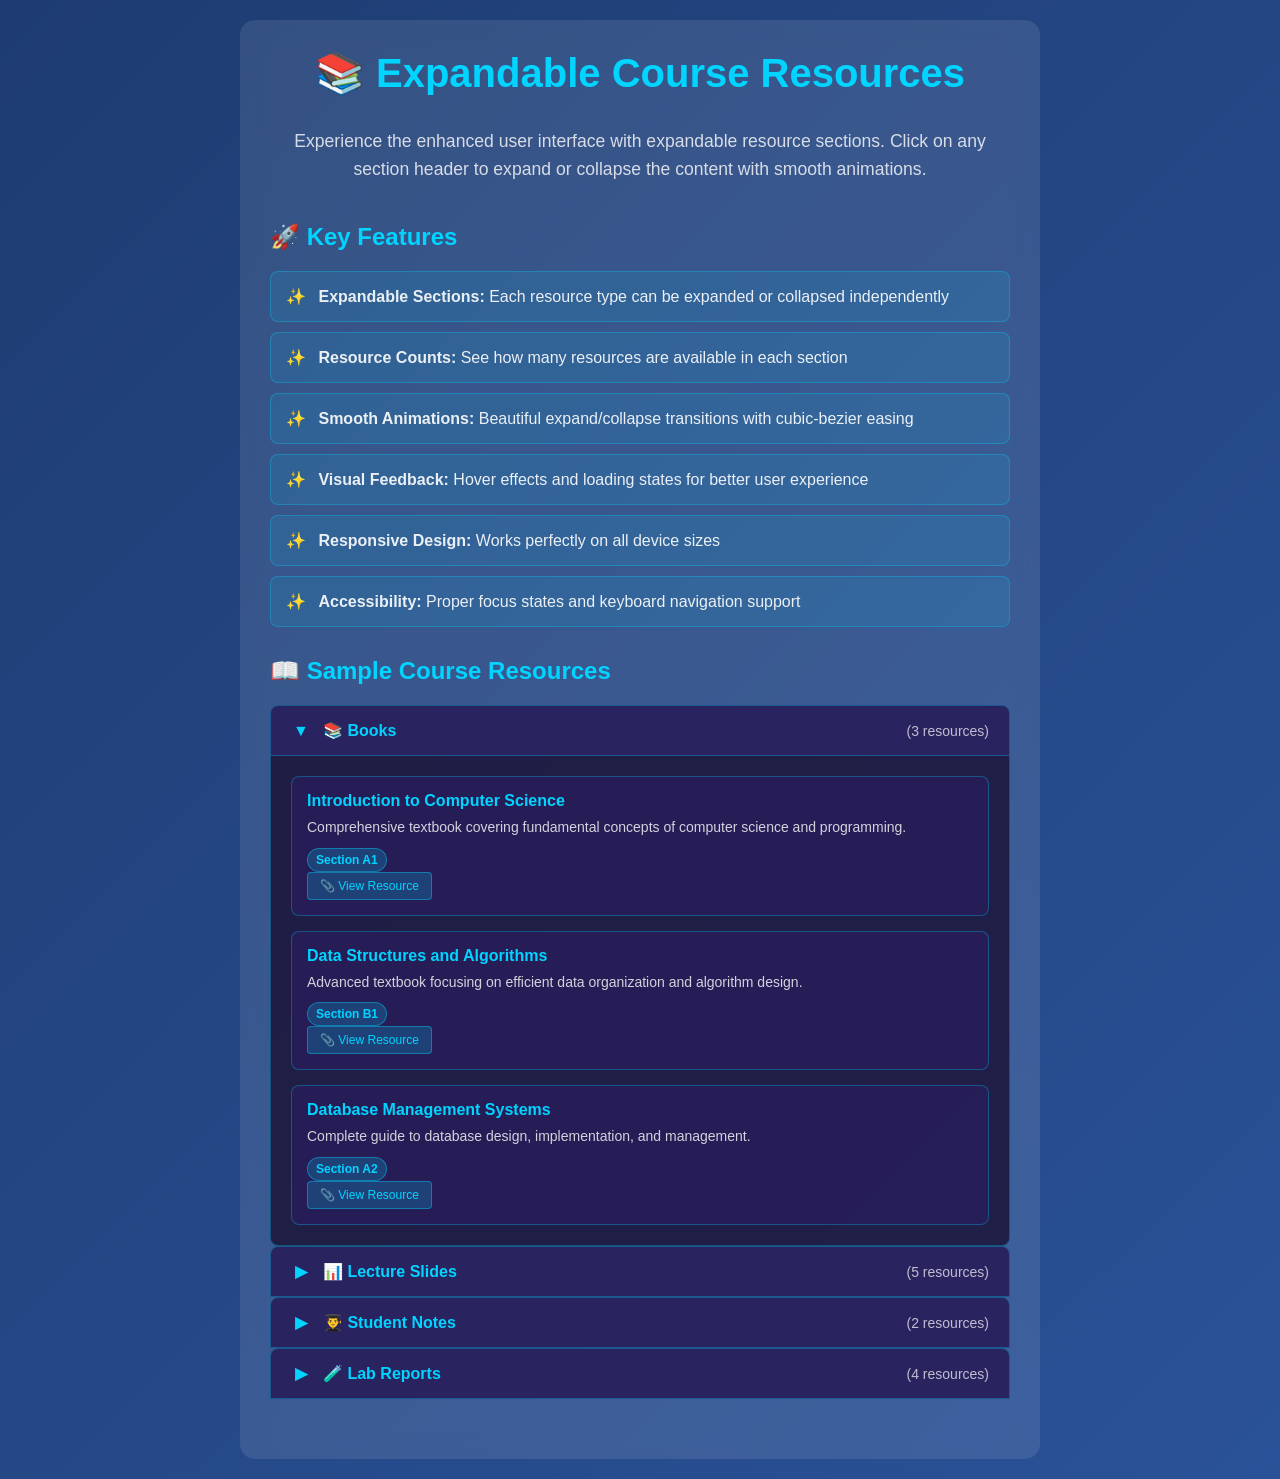
<file: demo-expandable.html>
<!DOCTYPE html>
<html lang="en">
<head>
    <meta charset="UTF-8">
    <meta name="viewport" content="width=device-width, initial-scale=1.0">
    <title>Expandable Course Resources Demo</title>
    <style>
        * {
            margin: 0;
            padding: 0;
            box-sizing: border-box;
        }

        body {
            font-family: 'Arial', sans-serif;
            background: linear-gradient(135deg, #1e3c72 0%, #2a5298 100%);
            color: #fff;
            min-height: 100vh;
            padding: 20px;
        }

        .demo-container {
            max-width: 800px;
            margin: 0 auto;
            background: rgba(255, 255, 255, 0.1);
            border-radius: 15px;
            padding: 30px;
            backdrop-filter: blur(10px);
        }

        h1 {
            text-align: center;
            margin-bottom: 30px;
            color: #00d4ff;
            font-size: 2.5em;
        }

        .demo-description {
            text-align: center;
            margin-bottom: 40px;
            color: rgba(255, 255, 255, 0.8);
            font-size: 1.1em;
            line-height: 1.6;
        }

        /* Expandable Resource Section Styles */
        .resource-section-header {
            background: rgba(40, 30, 90, 0.9);
            border: 1px solid rgba(0, 212, 255, 0.3);
            border-radius: 8px 8px 0 0;
            padding: 15px 20px;
            cursor: pointer;
            transition: all 0.3s ease;
            margin-bottom: 0;
            position: relative;
        }

        .resource-section-header:hover {
            background: rgba(0, 212, 255, 0.1);
            border-color: rgba(0, 212, 255, 0.5);
        }

        .resource-section-header::after {
            content: '';
            position: absolute;
            right: 20px;
            top: 50%;
            transform: translateY(-50%);
            width: 0;
            height: 0;
            border-left: 5px solid transparent;
            border-right: 5px solid transparent;
            border-top: 5px solid rgba(0, 212, 255, 0.5);
            opacity: 0;
            transition: opacity 0.3s ease;
        }

        .resource-section-header:hover::after {
            opacity: 1;
        }

        .resource-section-title {
            display: flex;
            align-items: center;
            gap: 12px;
            color: #fff;
            font-weight: 600;
        }

        .expand-icon {
            color: #00d4ff;
            font-size: 16px;
            font-weight: bold;
            transition: all 0.3s ease;
            min-width: 20px;
            text-align: center;
            display: inline-block;
        }

        .resource-section-header:hover .expand-icon {
            transform: scale(1.1);
            color: #00ffff;
        }

        .resource-type-label {
            font-size: 16px;
            color: #00d4ff;
        }

        .resource-count {
            font-size: 14px;
            color: rgba(255, 255, 255, 0.7);
            font-weight: 500;
            margin-left: auto;
        }

        .resource-section-content {
            background: rgba(25, 15, 50, 0.8);
            border: 1px solid rgba(0, 212, 255, 0.3);
            border-top: none;
            border-radius: 0 0 8px 8px;
            padding: 20px;
            max-height: 1000px;
            overflow: hidden;
            transition: all 0.4s cubic-bezier(0.4, 0, 0.2, 1);
        }

        .resource-section-content.collapsed {
            max-height: 0;
            padding: 0 20px;
            border: none;
            opacity: 0;
        }

        .resource-section-content.collapsed .note-item {
            display: none;
        }

        /* Smooth entrance animation for expanded content */
        .resource-section-content:not(.collapsed) {
            animation: slideDown 0.4s cubic-bezier(0.4, 0, 0.2, 1);
        }

        @keyframes slideDown {
            from {
                opacity: 0;
                transform: translateY(-10px);
            }
            to {
                opacity: 1;
                transform: translateY(0);
            }
        }

        /* Loading state for resource sections */
        .resource-section-header.loading {
            pointer-events: none;
            opacity: 0.7;
        }

        .resource-section-header.loading .expand-icon {
            animation: spin 1s linear infinite;
        }

        @keyframes spin {
            from { transform: rotate(0deg); }
            to { transform: rotate(360deg); }
        }

        /* Focus states for accessibility */
        .resource-section-header:focus {
            outline: 2px solid #00d4ff;
            outline-offset: 2px;
        }

        .resource-section-header:focus:not(:focus-visible) {
            outline: none;
        }

        /* Enhanced note item styles for expandable sections */
        .resource-section-content .note-item {
            background: rgba(40, 30, 90, 0.8);
            border: 1px solid rgba(0, 212, 255, 0.3);
            border-radius: 8px;
            padding: 15px;
            margin-bottom: 15px;
            transition: all 0.3s ease;
            opacity: 1;
            transform: translateY(0);
        }

        .resource-section-content .note-item:hover {
            border-color: rgba(0, 212, 255, 0.6);
            transform: translateY(-2px);
            box-shadow: 0 4px 15px rgba(0, 212, 255, 0.2);
        }

        .resource-section-content .note-item:last-child {
            margin-bottom: 0;
        }

        .note-info h4 {
            color: #00d4ff;
            font-size: 16px;
            font-weight: 600;
            margin-bottom: 8px;
        }

        .note-info p {
            color: rgba(255, 255, 255, 0.8);
            font-size: 14px;
            margin-bottom: 10px;
            line-height: 1.4;
        }

        .section-badge {
            display: inline-block;
            background: rgba(0, 212, 255, 0.2);
            color: #00d4ff;
            padding: 4px 8px;
            border-radius: 12px;
            font-size: 12px;
            font-weight: 600;
            border: 1px solid rgba(0, 212, 255, 0.4);
        }

        .note-link {
            display: inline-block;
            background: rgba(0, 212, 255, 0.2);
            color: #00d4ff;
            padding: 6px 12px;
            border-radius: 4px;
            text-decoration: none;
            font-size: 12px;
            border: 1px solid rgba(0, 212, 255, 0.4);
            transition: all 0.3s ease;
        }

        .note-link:hover {
            background: rgba(0, 212, 255, 0.3);
            border-color: #00d4ff;
            transform: translateY(-1px);
        }

        .demo-section {
            margin-bottom: 30px;
        }

        .demo-section h2 {
            color: #00d4ff;
            margin-bottom: 20px;
            font-size: 1.5em;
        }

        .features-list {
            list-style: none;
            padding: 0;
        }

        .features-list li {
            background: rgba(0, 212, 255, 0.1);
            border: 1px solid rgba(0, 212, 255, 0.3);
            border-radius: 8px;
            padding: 15px;
            margin-bottom: 10px;
            color: rgba(255, 255, 255, 0.9);
        }

        .features-list li::before {
            content: '✨ ';
            color: #00d4ff;
            margin-right: 8px;
        }
    </style>
</head>
<body>
    <div class="demo-container">
        <h1>📚 Expandable Course Resources</h1>
        
        <div class="demo-description">
            Experience the enhanced user interface with expandable resource sections. 
            Click on any section header to expand or collapse the content with smooth animations.
        </div>

        <div class="demo-section">
            <h2>🚀 Key Features</h2>
            <ul class="features-list">
                <li><strong>Expandable Sections:</strong> Each resource type can be expanded or collapsed independently</li>
                <li><strong>Resource Counts:</strong> See how many resources are available in each section</li>
                <li><strong>Smooth Animations:</strong> Beautiful expand/collapse transitions with cubic-bezier easing</li>
                <li><strong>Visual Feedback:</strong> Hover effects and loading states for better user experience</li>
                <li><strong>Responsive Design:</strong> Works perfectly on all device sizes</li>
                <li><strong>Accessibility:</strong> Proper focus states and keyboard navigation support</li>
            </ul>
        </div>

        <div class="demo-section">
            <h2>📖 Sample Course Resources</h2>
            
            <!-- Books Section -->
            <div class="resource-section-header" data-resource-type="books">
                <div class="resource-section-title">
                    <span class="expand-icon">▼</span>
                    <span class="resource-type-label">📚 Books</span>
                    <span class="resource-count">(3 resources)</span>
                </div>
            </div>
            <div class="resource-section-content">
                <div class="note-item">
                    <div class="note-info">
                        <h4>Introduction to Computer Science</h4>
                        <p>Comprehensive textbook covering fundamental concepts of computer science and programming.</p>
                        <span class="section-badge">Section A1</span>
                    </div>
                    <a href="#" class="note-link">📎 View Resource</a>
                </div>
                <div class="note-item">
                    <div class="note-info">
                        <h4>Data Structures and Algorithms</h4>
                        <p>Advanced textbook focusing on efficient data organization and algorithm design.</p>
                        <span class="section-badge">Section B1</span>
                    </div>
                    <a href="#" class="note-link">📎 View Resource</a>
                </div>
                <div class="note-item">
                    <div class="note-info">
                        <h4>Database Management Systems</h4>
                        <p>Complete guide to database design, implementation, and management.</p>
                        <span class="section-badge">Section A2</span>
                    </div>
                    <a href="#" class="note-link">📎 View Resource</a>
                </div>
            </div>

            <!-- Slides Section -->
            <div class="resource-section-header" data-resource-type="slides">
                <div class="resource-section-title">
                    <span class="expand-icon">▶</span>
                    <span class="resource-type-label">📊 Lecture Slides</span>
                    <span class="resource-count">(5 resources)</span>
                </div>
            </div>
            <div class="resource-section-content collapsed">
                <div class="note-item">
                    <div class="note-info">
                        <h4>Week 1: Introduction to Programming</h4>
                        <p>Basic programming concepts, variables, and control structures.</p>
                        <span class="section-badge">Section A1</span>
                    </div>
                    <a href="#" class="note-link">📎 View Resource</a>
                </div>
                <div class="note-item">
                    <div class="note-info">
                        <h4>Week 2: Functions and Methods</h4>
                        <p>Function definition, parameters, and return values.</p>
                        <span class="section-badge">Section A1</span>
                    </div>
                    <a href="#" class="note-link">📎 View Resource</a>
                </div>
                <div class="note-item">
                    <div class="note-info">
                        <h4>Week 3: Object-Oriented Programming</h4>
                        <p>Classes, objects, inheritance, and polymorphism.</p>
                        <span class="section-badge">Section B1</span>
                    </div>
                    <a href="#" class="note-link">📎 View Resource</a>
                </div>
                <div class="note-item">
                    <div class="note-info">
                        <h4>Week 4: Data Structures</h4>
                        <p>Arrays, linked lists, stacks, and queues.</p>
                        <span class="section-badge">Section A2</span>
                    </div>
                    <a href="#" class="note-link">📎 View Resource</a>
                </div>
                <div class="note-item">
                    <div class="note-info">
                        <h4>Week 5: Algorithm Analysis</h4>
                        <p>Time complexity, space complexity, and Big O notation.</p>
                        <span class="section-badge">Section B2</span>
                    </div>
                    <a href="#" class="note-link">📎 View Resource</a>
                </div>
            </div>

            <!-- Student Notes Section -->
            <div class="resource-section-header" data-resource-type="student-notes">
                <div class="resource-section-title">
                    <span class="expand-icon">▶</span>
                    <span class="resource-type-label">👨‍🎓 Student Notes</span>
                    <span class="resource-count">(2 resources)</span>
                </div>
            </div>
            <div class="resource-section-content collapsed">
                <div class="note-item">
                    <div class="note-info">
                        <h4>Programming Assignment Solutions</h4>
                        <p>Complete solutions and explanations for all programming assignments.</p>
                        <span class="section-badge">Section A1</span>
                    </div>
                    <a href="#" class="note-link">📎 View Resource</a>
                </div>
                <div class="note-item">
                    <div class="note-info">
                        <h4>Exam Preparation Notes</h4>
                        <p>Comprehensive study guide covering all topics for final examination.</p>
                        <span class="section-badge">Section B1</span>
                    </div>
                    <a href="#" class="note-link">📎 View Resource</a>
                </div>
            </div>

            <!-- Lab Reports Section -->
            <div class="resource-section-header" data-resource-type="lab-reports">
                <div class="resource-section-title">
                    <span class="expand-icon">▶</span>
                    <span class="resource-type-label">🧪 Lab Reports</span>
                    <span class="resource-count">(4 resources)</span>
                </div>
            </div>
            <div class="resource-section-content collapsed">
                <div class="note-item">
                    <div class="note-info">
                        <h4>Lab 1: Basic Programming</h4>
                        <p>Introduction to programming environment and basic syntax.</p>
                        <span class="section-badge">Section A1</span>
                    </div>
                    <a href="#" class="note-link">📎 View Resource</a>
                </div>
                <div class="note-item">
                    <div class="note-info">
                        <h4>Lab 2: Control Structures</h4>
                        <p>Implementing loops, conditionals, and decision-making logic.</p>
                        <span class="section-badge">Section A1</span>
                    </div>
                    <a href="#" class="note-link">📎 View Resource</a>
                </div>
                <div class="note-item">
                    <div class="note-info">
                        <h4>Lab 3: Functions</h4>
                        <p>Creating and using functions with parameters and return values.</p>
                        <span class="section-badge">Section B1</span>
                    </div>
                    <a href="#" class="note-link">📎 View Resource</a>
                </div>
                <div class="note-item">
                    <div class="note-info">
                        <h4>Lab 4: Object-Oriented Programming</h4>
                        <p>Building classes and objects with inheritance and polymorphism.</p>
                        <span class="section-badge">Section B2</span>
                    </div>
                    <a href="#" class="note-link">📎 View Resource</a>
                </div>
            </div>
        </div>
    </div>

    <script>
        // Demo functionality for expandable sections
        document.addEventListener('DOMContentLoaded', function() {
            const headers = document.querySelectorAll('.resource-section-header');
            
            headers.forEach(header => {
                header.addEventListener('click', function() {
                    const resourceType = this.dataset.resourceType;
                    const content = this.nextElementSibling;
                    const expandIcon = this.querySelector('.expand-icon');
                    
                    // Add loading state
                    this.classList.add('loading');
                    
                    // Small delay to show loading state
                    setTimeout(() => {
                        if (content.classList.contains('collapsed')) {
                            // Expand
                            content.classList.remove('collapsed');
                            expandIcon.textContent = '▼';
                        } else {
                            // Collapse
                            content.classList.add('collapsed');
                            expandIcon.textContent = '▶';
                        }
                        
                        // Remove loading state
                        this.classList.remove('loading');
                    }, 150);
                });
            });
        });
    </script>
</body>
</html>
</file>
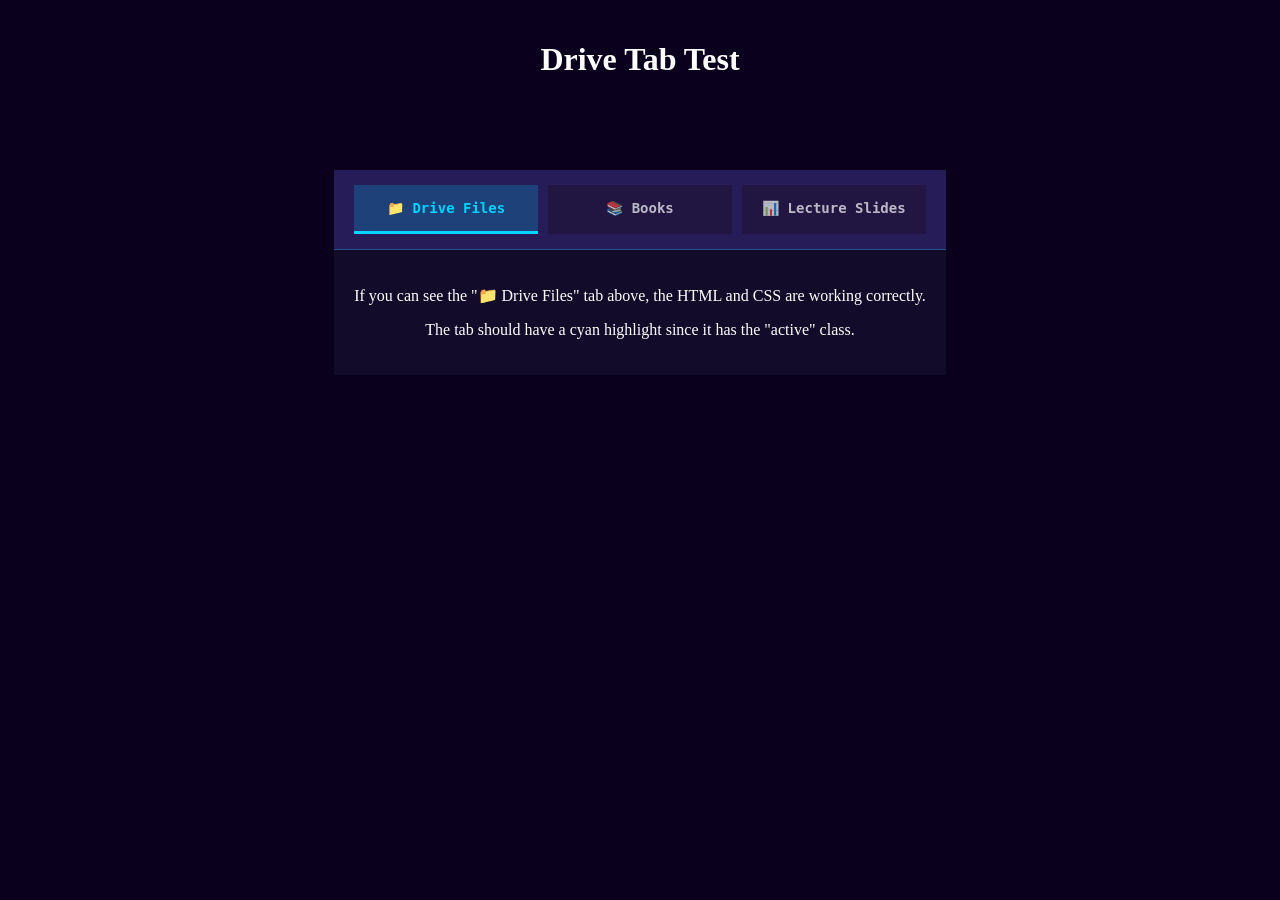
<file: test-drive-tab.html>
<!DOCTYPE html>
<html lang="en">
  <head>
    <meta charset="UTF-8" />
    <meta name="viewport" content="width=device-width, initial-scale=1.0" />
    <title>Test Drive Tab</title>
    <link rel="stylesheet" href="css/style.css" />
  </head>
  <body>
    <h1 style="color: white; text-align: center; padding: 20px">
      Drive Tab Test
    </h1>

    <div style="max-width: 800px; margin: 50px auto">
      <div class="resources-tabs">
        <button class="resource-tab active" data-resource="drive-files">
          📁 Drive Files
        </button>
        <button class="resource-tab" data-resource="books">📚 Books</button>
        <button class="resource-tab" data-resource="slides">
          📊 Lecture Slides
        </button>
      </div>

      <div
        style="background: rgba(20, 15, 45, 0.8); padding: 20px; color: white"
      >
        <p>
          If you can see the "📁 Drive Files" tab above, the HTML and CSS are
          working correctly.
        </p>
        <p>
          The tab should have a cyan highlight since it has the "active" class.
        </p>
      </div>
    </div>

    <script>
      console.log("Checking for Drive Files tab...");
      const driveTab = document.querySelector('[data-resource="drive-files"]');
      console.log("Drive Files tab found:", driveTab);
      console.log("Tab text:", driveTab ? driveTab.textContent : "NOT FOUND");
    </script>
  </body>
</html>
</file>
<file: css/style.css>
/* Dynamic CSE Geometric Background */
.geometric-background {
  position: fixed;
  top: 0;
  left: 0;
  width: 100%;
  height: 100%;
  z-index: -1;
  overflow: hidden;
  background: linear-gradient(
    135deg,
    #0a001e 0%,
    #1a0033 25%,
    #0a001e 50%,
    #1a0033 75%,
    #0a001e 100%
  );
}

.geometric-shape {
  position: absolute;
  opacity: 0.1;
  will-change: transform, opacity;
  animation: float 8s ease-in-out infinite;
}

.shape-1 {
  width: 80px;
  height: 80px;
  background: linear-gradient(45deg, #00d4ff, #0099cc);
  clip-path: polygon(50% 0%, 100% 25%, 100% 75%, 50% 100%, 0% 75%, 0% 25%);
  top: 10%;
  left: 10%;
  animation-delay: 0s;
}

.shape-2 {
  width: 120px;
  height: 120px;
  background: linear-gradient(45deg, #fa1588, #cc0066);
  clip-path: polygon(
    20% 0%,
    80% 0%,
    100% 20%,
    100% 80%,
    80% 100%,
    20% 100%,
    0% 80%,
    0% 20%
  );
  top: 20%;
  right: 15%;
  animation-delay: 1s;
}

.shape-3 {
  width: 60px;
  height: 60px;
  background: linear-gradient(45deg, #00ff88, #00cc66);
  clip-path: polygon(50% 0%, 0% 100%, 100% 100%);
  bottom: 30%;
  left: 20%;
  animation-delay: 2s;
}

.shape-4 {
  width: 100px;
  height: 100px;
  background: linear-gradient(45deg, #ff6b35, #cc5500);
  clip-path: polygon(25% 0%, 75% 0%, 100% 50%, 75% 100%, 25% 100%, 0% 50%);
  bottom: 20%;
  right: 25%;
  animation-delay: 3s;
}

.shape-5 {
  width: 70px;
  height: 70px;
  background: linear-gradient(45deg, #9c27b0, #6a1b9a);
  clip-path: polygon(50% 0%, 100% 50%, 50% 100%, 0% 50%);
  top: 60%;
  left: 5%;
  animation-delay: 4s;
}

.shape-6 {
  width: 90px;
  height: 90px;
  background: linear-gradient(45deg, #ffeb3b, #fbc02d);
  clip-path: polygon(
    0% 20%,
    60% 20%,
    60% 0%,
    100% 50%,
    60% 100%,
    60% 80%,
    0% 80%
  );
  top: 15%;
  left: 50%;
  animation-delay: 5s;
}

.shape-7 {
  width: 50px;
  height: 50px;
  background: linear-gradient(45deg, #4caf50, #388e3c);
  clip-path: polygon(
    30% 0%,
    70% 0%,
    100% 30%,
    100% 70%,
    70% 100%,
    30% 100%,
    0% 70%,
    0% 30%
  );
  bottom: 10%;
  left: 50%;
  animation-delay: 6s;
}

.shape-8 {
  width: 110px;
  height: 110px;
  background: linear-gradient(45deg, #2196f3, #1976d2);
  clip-path: polygon(0% 0%, 100% 0%, 100% 100%, 0% 100%);
  top: 70%;
  right: 10%;
  animation-delay: 7s;
}

.circuit-lines {
  position: absolute;
  width: 100%;
  height: 100%;
}

.circuit-line {
  position: absolute;
  background: linear-gradient(90deg, transparent, #00d4ff, transparent);
  opacity: 0.3;
  animation: circuitFlow 6s linear infinite;
  will-change: transform, opacity;
}

.line-1 {
  width: 2px;
  height: 200px;
  top: 0;
  left: 20%;
  animation-delay: 0s;
}

.line-2 {
  width: 200px;
  height: 2px;
  top: 30%;
  right: 0;
  animation-delay: 1.5s;
}

.line-3 {
  width: 2px;
  height: 150px;
  bottom: 0;
  left: 70%;
  animation-delay: 3s;
}

.line-4 {
  width: 150px;
  height: 2px;
  top: 60%;
  left: 0;
  animation-delay: 4.5s;
}

.binary-particles {
  position: absolute;
  width: 100%;
  height: 100%;
  will-change: transform, opacity;
}

.particle {
  position: absolute;
  color: #00d4ff;
  font-family: "Courier New", monospace;
  font-size: 12px;
  opacity: 0.6;
  animation: binaryFloat 10s linear infinite;
}

.particle:nth-child(1) {
  top: 15%;
  left: 25%;
  animation-delay: 0s;
}
.particle:nth-child(2) {
  top: 25%;
  right: 20%;
  animation-delay: 1s;
}
.particle:nth-child(3) {
  top: 35%;
  left: 15%;
  animation-delay: 2s;
}
.particle:nth-child(4) {
  top: 45%;
  right: 30%;
  animation-delay: 3s;
}
.particle:nth-child(5) {
  top: 55%;
  left: 35%;
  animation-delay: 4s;
}
.particle:nth-child(6) {
  top: 65%;
  right: 15%;
  animation-delay: 5s;
}
.particle:nth-child(7) {
  top: 75%;
  left: 45%;
  animation-delay: 6s;
}
.particle:nth-child(8) {
  top: 85%;
  right: 25%;
  animation-delay: 7s;
}

@keyframes float {
  0%,
  100% {
    transform: translateY(0px) rotate(0deg);
  }
  25% {
    transform: translateY(-20px) rotate(90deg);
  }
  50% {
    transform: translateY(-10px) rotate(180deg);
  }
  75% {
    transform: translateY(-30px) rotate(270deg);
  }
}

@keyframes circuitFlow {
  0% {
    opacity: 0.1;
    transform: scaleY(0);
  }
  50% {
    opacity: 0.6;
    transform: scaleY(1);
  }
  100% {
    opacity: 0.1;
    transform: scaleY(0);
  }
}

@keyframes binaryFloat {
  0% {
    opacity: 0.1;
    transform: translateY(0px) scale(0.8);
  }
  50% {
    opacity: 0.8;
    transform: translateY(-30px) scale(1.2);
  }
  100% {
    opacity: 0.1;
    transform: translateY(-60px) scale(0.8);
  }
}

/* Respect reduced motion preferences to save CPU/GPU */
@media (prefers-reduced-motion: reduce) {
  .geometric-shape,
  .circuit-line,
  .binary-particles {
    animation: none !important;
  }
}

/* Interactive hover effects */
.geometric-shape:hover {
  opacity: 0.3 !important;
  transform: scale(1.2) rotate(45deg);
  transition: all 0.3s ease;
}

.circuit-line:hover {
  opacity: 0.8 !important;
  background: linear-gradient(90deg, transparent, #00ffff, transparent);
  transition: all 0.3s ease;
}

.particle:hover {
  opacity: 1 !important;
  color: #00ffff;
  transform: scale(1.5);
  transition: all 0.3s ease;
}

/* Search Section Styles */
.search-section {
  width: 100%;
  max-width: 800px;
  margin: 0 auto 40px auto;
  padding: 0 20px;
  z-index: 1;
  box-sizing: border-box;
}

.search-box {
  display: flex;
  gap: 15px;
  align-items: center;
  justify-content: center;
  margin-bottom: 20px;
  flex-wrap: wrap;
}

#searchInput {
  flex: 1;
  background: rgba(255, 255, 255, 0.1);
  border: 2px solid rgba(0, 212, 255, 0.3);
  border-radius: 25px;
  padding: 12px 20px;
  color: white;
  font-family: "Source Code Pro", monospace;
  font-size: 16px;
  outline: none;
  transition: all 0.3s ease;
  min-width: 250px;
  box-sizing: border-box;
}

#searchInput::placeholder {
  color: rgba(255, 255, 255, 0.6);
}

#searchInput:focus {
  border-color: #00d4ff;
  box-shadow: 0 0 20px rgba(0, 212, 255, 0.3);
  background: rgba(255, 255, 255, 0.15);
}

.filter-select {
  background: rgba(255, 255, 255, 0.1);
  border: 2px solid rgba(0, 212, 255, 0.3);
  border-radius: 20px;
  padding: 10px 15px;
  color: white;
  font-family: "Source Code Pro", monospace;
  font-size: 14px;
  outline: none;
  cursor: pointer;
  transition: all 0.3s ease;
}

.filter-select:focus {
  border-color: #00d4ff;
  box-shadow: 0 0 15px rgba(0, 212, 255, 0.3);
}

.filter-select option {
  background: rgb(40, 30, 90);
  color: white;
}

.clear-btn {
  background: linear-gradient(45deg, #fa1588, #cc0066);
  border: none;
  border-radius: 20px;
  padding: 10px 15px;
  color: white;
  cursor: pointer;
  font-family: "Source Code Pro", monospace;
  font-weight: 600;
  transition: all 0.3s ease;
  font-size: 14px;
}

.clear-btn:hover {
  transform: translateY(-2px);
  box-shadow: 0 5px 15px rgba(250, 21, 136, 0.4);
}

.search-results {
  min-height: 100px;
}

.results-container {
  display: grid;
  grid-template-columns: repeat(auto-fill, minmax(300px, 1fr));
  gap: 20px;
  margin-bottom: 20px;
}

/* Highlight search terms in member cards */
.member-card.search-match {
  border: 2px solid #00d4ff;
  box-shadow: 0 0 20px rgba(0, 212, 255, 0.3);
  transform: scale(1.02);
}

.search-stats {
  text-align: center;
  color: rgba(255, 255, 255, 0.7);
  font-family: "Source Code Pro", monospace;
  font-size: 14px;
  padding: 15px;
  background: rgba(0, 0, 0, 0.2);
  border-radius: 10px;
}

.no-results {
  text-align: center;
  color: rgba(255, 255, 255, 0.6);
  font-family: "Source Code Pro", monospace;
  font-size: 16px;
  padding: 40px 20px;
}

/* Responsive adjustments */
@media (max-width: 768px) {
  .geometric-shape {
    transform: scale(0.7);
  }

  .circuit-line {
    opacity: 0.2;
  }

  .particle {
    font-size: 10px;
  }

  .search-section {
    max-width: 100%;
    padding: 0 15px;
  }

  .search-box {
    flex-direction: column;
    gap: 10px;
    align-items: stretch;
  }

  #searchInput {
    min-width: auto;
    width: 100%;
    font-size: 14px;
    padding: 10px 15px;
  }

  .filter-select {
    width: 100%;
    text-align: center;
  }

  .clear-btn {
    width: 100%;
    padding: 12px 15px;
  }

  .results-container {
    grid-template-columns: 1fr;
  }
}

@media (max-width: 480px) {
  .geometric-shape {
    transform: scale(0.5);
  }

  .circuit-line {
    opacity: 0.15;
  }

  .search-section {
    padding: 0 10px;
  }

  .search-box {
    flex-direction: column;
    gap: 8px;
    align-items: stretch;
  }

  #searchInput {
    min-width: auto;
    width: 100%;
    font-size: 13px;
    padding: 8px 12px;
  }

  .filter-select {
    font-size: 13px;
    padding: 8px 12px;
  }

  .clear-btn {
    font-size: 13px;
    padding: 10px 12px;
  }
}

@media (max-width: 360px) {
  .search-section {
    padding: 0 5px;
  }

  #searchInput {
    font-size: 12px;
    padding: 6px 10px;
  }

  .filter-select {
    font-size: 12px;
    padding: 6px 10px;
  }

  .clear-btn {
    font-size: 12px;
    padding: 8px 10px;
  }
}

body {
  padding: 0;
  margin: 0;
  background-color: rgb(10, 0, 30);
  text-align: center;
  width: 100%;
  min-width: 100%;
  overflow-x: hidden;
  display: flex;
  flex-direction: column;
  align-items: center;
}
.image-container {
  position: relative;
  display: block;
  width: 100%;
  min-width: 100%;
  text-align: center;
  margin-bottom: 80px; /* Add space for the admin button */
  z-index: 1;
}
#cover-photo {
  width: 100%;
  height: auto;
  max-height: 80vh;
  object-fit: cover;
  display: block;
  margin: 0;
  padding: 0;
}
#text {
  font-size: 40px;
  white-space: pre;
  font-weight: 800;
  font-family: "Source Code Pro", "Fira Code", "Consolas", "Monaco",
    "Courier New", monospace;
  color: #00d4ff;
  margin: 0;
  padding: 0;
  text-shadow: 0 0 15px rgba(0, 212, 255, 0.3);
}

#family-text {
  font-size: 36px;
  font-weight: 700;
  font-family: "Source Code Pro", "Fira Code", "Consolas", "Monaco",
    "Courier New", monospace;
  color: rgb(250, 21, 136);
  margin: 20px 0 0 0;
  padding: 0;
  text-shadow: 0 0 20px rgba(250, 21, 136, 0.5);
  animation: glow 2s ease-in-out infinite alternate;
  letter-spacing: 2px;
  opacity: 1;
  transform: translateY(0);
}

.text-container {
  margin: 50px auto;
  text-align: center;
  display: flex;
  flex-direction: column;
  justify-content: center;
  align-items: center;
  min-height: 80px;
  width: 100%;
  max-width: 800px;
  box-sizing: border-box;
}

#member-container {
  width: 100%;
  display: flex;
  justify-content: center;
  align-items: center;
  text-align: center;
}

#members {
  padding: 10px;
  display: flex;
  flex-direction: row;
  flex-wrap: wrap;
  align-content: flex-start;
  justify-content: center;
  align-items: center;
  min-height: 80vh;
  width: 100%;
  max-width: 1200px;
  margin: 0 auto;
}

.member-card {
  height: 120px;
  width: 150px;
  background-color: rgb(40, 30, 90);
  color: white;
  padding: 15px 10px;
  margin: 20px;
  text-align: center;
  border-radius: 8px;
  font-family: "Courier New", Courier, monospace;
  display: flex;
  flex-direction: column;
  justify-content: center;
  align-items: center;
  gap: 5px;
  box-sizing: border-box;
  overflow: hidden;
  content-visibility: auto;
  contain-intrinsic-size: 120px 150px;
  cursor: pointer;
  transition: transform 0.2s, box-shadow 0.2s;
}

.member-card:hover {
  transform: translateY(-5px);
  box-shadow: 0 8px 20px rgba(138, 43, 226, 0.5);
}

.member-card h3 {
  margin: 0;
  font-size: 16px;
  font-weight: 600;
  line-height: 1.3;
  color: white;
  overflow: hidden;
  text-overflow: ellipsis;
  display: -webkit-box;
  -webkit-line-clamp: 2;
  -webkit-box-orient: vertical;
  max-width: 100%;
}

.member-card p {
  margin: 0;
  font-size: 13px;
  line-height: 1.4;
}

.member-card .member-id {
  font-weight: 600;
  font-size: 14px;
  color: white;
}

.member-card .id-hash {
  color: #fa1588;
}

.member-card .member-blood {
  font-size: 12px;
  color: #ffb3d9;
  margin-top: 2px;
}

/* Modal Styles */
.modal-overlay {
  position: fixed;
  top: 0;
  left: 0;
  width: 100%;
  height: 100%;
  background-color: rgba(0, 0, 0, 0.8);
  backdrop-filter: blur(8px);
  -webkit-backdrop-filter: blur(8px);
  display: none;
  justify-content: center;
  align-items: center;
  z-index: 1000;
  opacity: 0;
  transition: opacity 0.3s ease;
  text-align: left;
  overflow-x: hidden;
  overflow-y: auto;
}

.modal-overlay.show {
  opacity: 1;
}

.modal-card {
  background: linear-gradient(
    135deg,
    rgb(45, 35, 100) 0%,
    rgb(30, 20, 70) 100%
  );
  color: white;
  padding: 35px;
  border-radius: 16px;
  text-align: left;
  font-family: "Source Code Pro", monospace;
  max-width: 480px;
  width: 90%;
  position: relative;
  box-shadow: 0 20px 60px rgba(0, 0, 0, 0.6), 0 0 0 1px rgba(255, 255, 255, 0.1);
  max-height: 90vh;
  overflow-y: auto;
  box-sizing: border-box;
  transform: scale(0.7) translateY(20px);
  opacity: 0;
  transition: all 0.3s ease;
}

/* Tighter modal card spacing on very small screens */
@media (max-width: 480px) {
  .modal-card {
    width: 95vw;
    padding: 20px;
  }
}

.modal-overlay.show .modal-card {
  transform: scale(1) translateY(0);
  opacity: 1;
}

.modal-card h3 {
  font-size: 28px;
  margin: 0 0 8px 0;
  color: #fff;
  text-align: left;
  font-weight: 700;
  letter-spacing: 0.5px;
}

.modal-card p {
  font-size: 15px;
  margin: 12px 0;
  text-align: left;
  line-height: 1.6;
  color: rgba(255, 255, 255, 0.9);
}

.modal-card #modalId {
  color: #00d4ff;
  font-weight: 600;
  font-size: 16px;
  margin-bottom: 20px;
  padding-bottom: 15px;
  border-bottom: 2px solid rgba(255, 255, 255, 0.1);
}

.modal-card #modalHome,
.modal-card #modalCollege,
.modal-card #modalSchool,
.modal-card #modalBlood {
  padding: 10px 15px;
  background: rgba(255, 255, 255, 0.05);
  border-radius: 8px;
  margin: 10px 0;
  border-left: 3px solid rgba(0, 212, 255, 0.5);
  font-size: 14px;
}

.modal-card #modalBlood {
  border-left-color: #fa1588;
  font-weight: 600;
  font-size: 15px;
}

.modal-card #modalFacebook {
  padding: 12px 15px;
  background: rgba(0, 212, 255, 0.1);
  border-radius: 8px;
  margin: 15px 0;
  border: 1px solid rgba(0, 212, 255, 0.3);
  font-size: 14px;
}

.modal-card a {
  color: #00d4ff;
  text-decoration: none;
  transition: all 0.2s ease;
  font-weight: 600;
}

.modal-card a:hover {
  color: #00ffff !important;
  text-decoration: underline !important;
  transform: scale(1.05);
  text-shadow: 0 0 10px rgba(0, 255, 255, 0.5);
}

/* Bio section styling */
#modalBio {
  font-style: italic;
  line-height: 1.6;
  margin-top: 15px;
  padding: 15px;
  background: linear-gradient(
    135deg,
    rgba(250, 21, 136, 0.15),
    rgba(250, 21, 136, 0.05)
  );
  border-radius: 8px;
  border-left: 3px solid rgb(250, 21, 136);
  font-size: 14px;
  color: rgba(255, 255, 255, 0.85);
}

/* Events Button Styles */
#events-button-container {
  margin: 20px 0;
  text-align: center;
}

#routine-button-container {
  margin: 15px 0;
  text-align: center;
}

#notice-button-container {
  margin: 15px 0;
  text-align: center;
}

#buttons-container {
  margin-top: 30px;
}

#events-button,
#routines-button,
#notice-button,
#routine-button {
  background: linear-gradient(
    135deg,
    rgba(0, 212, 255, 0.2),
    rgba(250, 21, 136, 0.2)
  );
  border: 2px solid rgba(0, 212, 255, 0.5);
  color: #fff;
  padding: 12px 24px;
  border-radius: 25px;
  cursor: pointer;
  font-family: "Source Code Pro", monospace;
  font-size: 14px;
  font-weight: 600;
  transition: all 0.3s ease;
  backdrop-filter: blur(10px);
  box-shadow: 0 4px 15px rgba(0, 212, 255, 0.2);
}

#events-button:hover,
#routines-button:hover,
#notice-button:hover,
#routine-button:hover {
  background: linear-gradient(
    135deg,
    rgba(0, 212, 255, 0.3),
    rgba(250, 21, 136, 0.3)
  );
  border-color: rgba(0, 212, 255, 0.8);
  transform: translateY(-2px);
  box-shadow: 0 6px 20px rgba(0, 212, 255, 0.3);
}

#events-button:active,
#routines-button:active,
#notice-button:active,
#routine-button:active {
  transform: translateY(0);
}

#student-button-container {
  margin: 15px 0;
  text-align: center;
}

#student-button {
  background: linear-gradient(
    135deg,
    rgba(0, 212, 255, 0.2),
    rgba(108, 92, 231, 0.2)
  );
  border: 2px solid rgba(0, 212, 255, 0.5);
  color: #fff;
  padding: 12px 24px;
  border-radius: 25px;
  cursor: pointer;
  font-family: "Source Code Pro", monospace;
  font-size: 14px;
  font-weight: 600;
  transition: all 0.3s ease;
  backdrop-filter: blur(10px);
  box-shadow: 0 4px 15px rgba(0, 212, 255, 0.2);
}

#student-button:hover {
  background: linear-gradient(
    135deg,
    rgba(0, 212, 255, 0.3),
    rgba(108, 92, 231, 0.3)
  );
  border-color: rgba(0, 212, 255, 0.8);
  transform: translateY(-2px);
  box-shadow: 0 6px 20px rgba(0, 212, 255, 0.3);
}

#student-auth-card {
  max-width: 560px;
  width: 95vw;
  max-height: 90vh;
  overflow-y: auto;
}

.student-auth-header {
  display: flex;
  align-items: center;
  justify-content: space-between;
}

.student-auth-form {
  display: flex;
  flex-direction: column;
  gap: 10px;
  margin-top: 10px;
}

.student-auth-form label {
  font-size: 14px;
}

.student-auth-form input,
.student-auth-form textarea {
  background: rgba(255, 255, 255, 0.08);
  border: 1px solid rgba(0, 212, 255, 0.4);
  color: #fff;
  padding: 10px 12px;
  border-radius: 8px;
  width: 100%;
  box-sizing: border-box;
}

.student-auth-form select {
  background: rgba(255, 255, 255, 0.08);
  border: 1px solid rgba(0, 212, 255, 0.4);
  color: #fff;
  padding: 10px 12px;
  border-radius: 8px;
  width: 100%;
  box-sizing: border-box;
}

.student-auth-form select:focus {
  border-color: #00d4ff;
  box-shadow: 0 0 15px rgba(0, 212, 255, 0.3);
}

.student-auth-form select option {
  background: rgb(40, 30, 90);
  color: white;
}

.student-auth-btn {
  background: linear-gradient(
    135deg,
    rgba(0, 212, 255, 0.2),
    rgba(250, 21, 136, 0.2)
  );
  border: 2px solid rgba(0, 212, 255, 0.5);
  color: #fff;
  padding: 10px 16px;
  border-radius: 10px;
  cursor: pointer;
  font-family: "Source Code Pro", monospace;
  font-weight: 600;
  transition: all 0.2s ease;
}

.student-auth-btn:hover {
  background: linear-gradient(
    135deg,
    rgba(0, 212, 255, 0.3),
    rgba(250, 21, 136, 0.3)
  );
  border-color: rgba(0, 212, 255, 0.8);
}

.student-auth-error {
  color: #ff6b6b;
  min-height: 18px;
  font-size: 13px;
}

.student-auth-info {
  color: #00d4ff;
  min-height: 18px;
  font-size: 13px;
}

.student-auth-hint {
  color: #ccccff;
  font-size: 12px;
}

.student-auth-link {
  background: transparent;
  color: #00d4ff;
  border: none;
  cursor: pointer;
  font-size: 12px;
  padding: 0 0 0 6px;
  text-decoration: underline;
}

.separator-line {
  width: 80%;
  height: 2px;
  background: linear-gradient(
    90deg,
    transparent,
    rgb(250, 21, 136),
    transparent
  );
  margin: 30px auto;
  border-radius: 1px;
  box-shadow: 0 0 10px rgba(250, 21, 136, 0.3);
}

/* Admin Panel Button - Between Photo and Text, Right Side */
#admin-panel-container {
  position: absolute;
  top: 85%;
  right: 5%;
  z-index: 1000;
}

#admin-panel-link {
  display: flex;
  align-items: center;
  gap: 8px;
  color: rgba(255, 255, 255, 0.7);
  text-decoration: none;
  font-size: 14px;
  font-weight: 600;
  transition: all 0.3s ease;
  padding: 10px 16px;
  border-radius: 25px;
  background: rgba(40, 30, 90, 0.9);
  border: 1px solid rgba(250, 21, 136, 0.3);
  backdrop-filter: blur(10px);
  box-shadow: 0 4px 15px rgba(0, 0, 0, 0.2);
}

#admin-panel-link:hover {
  color: rgb(250, 21, 136);
  background: rgba(250, 21, 136, 0.1);
  border-color: rgba(250, 21, 136, 0.5);
  transform: translateY(-2px);
  box-shadow: 0 6px 20px rgba(250, 21, 136, 0.3);
}

.admin-icon {
  font-size: 16px;
  animation: spin 3s linear infinite;
}

.admin-text {
  font-family: "Source Code Pro", monospace;
  letter-spacing: 0.5px;
}

@keyframes spin {
  from {
    transform: rotate(0deg);
  }
  to {
    transform: rotate(360deg);
  }
}

/* Responsive adjustments for admin panel */
@media (max-width: 768px) {
  #admin-panel-container {
    top: 85%;
    right: 5%;
  }

  #admin-panel-link {
    padding: 8px 12px;
    font-size: 12px;
  }

  .admin-text {
    display: none; /* Hide text on mobile, show only icon */
  }
}

/* Events Modal Styles */
.events-modal {
  max-width: 900px;
  max-height: 80vh;
  overflow: hidden;
  display: flex;
  flex-direction: column;
}

.events-modal-header {
  position: sticky;
  top: 0;
  background-color: rgb(40, 30, 90);
  padding: 20px 30px 15px 30px;
  border-bottom: 2px solid rgba(250, 21, 136, 0.3);
  display: flex;
  justify-content: space-between;
  align-items: center;
  z-index: 10;
  box-shadow: 0 2px 10px rgba(0, 0, 0, 0.3);
}

#events-modal-title {
  font-size: 28px;
  font-weight: 700;
  font-family: "Source Code Pro", "Fira Code", "Consolas", "Monaco",
    "Courier New", monospace;
  color: rgb(250, 21, 136);
  margin: 0;
  text-shadow: 0 0 20px rgba(250, 21, 136, 0.5);
}

#events-modal-list {
  flex: 1;
  overflow-y: auto;
  padding: 20px 30px;
  max-height: calc(80vh - 80px);
}

/* Custom Scrollbar Styling */
#events-modal-list::-webkit-scrollbar {
  width: 8px;
}

#events-modal-list::-webkit-scrollbar-track {
  background: rgba(250, 21, 136, 0.1);
  border-radius: 4px;
}

#events-modal-list::-webkit-scrollbar-thumb {
  background: linear-gradient(135deg, rgb(250, 21, 136), #ff6b9d);
  border-radius: 4px;
  border: 1px solid rgba(250, 21, 136, 0.3);
}

#events-modal-list::-webkit-scrollbar-thumb:hover {
  background: linear-gradient(135deg, #ff6b9d, rgb(250, 21, 136));
  box-shadow: 0 0 10px rgba(250, 21, 136, 0.5);
}

/* Firefox scrollbar styling */
#events-modal-list {
  scrollbar-width: thin;
  scrollbar-color: rgb(250, 21, 136) rgba(250, 21, 136, 0.1);
}

#events-list {
  display: flex;
  flex-direction: column;
  gap: 20px;
  max-width: 800px;
  margin: 0 auto;
}

.event-card {
  background-color: rgb(40, 30, 90);
  border-radius: 10px;
  padding: 25px;
  margin: 15px;
  border-left: 4px solid rgb(250, 21, 136);
  box-shadow: 0 5px 15px rgba(0, 0, 0, 0.3);
  transition: transform 0.3s ease, box-shadow 0.3s ease;
}

.event-card:hover {
  transform: translateY(-5px);
  box-shadow: 0 10px 25px rgba(250, 21, 136, 0.2);
}

.event-title {
  font-size: 24px;
  font-weight: 700;
  color: white;
  margin: 0 0 10px 0;
  font-family: "Source Code Pro", "Fira Code", "Consolas", "Monaco",
    "Courier New", monospace;
}

.event-date {
  font-size: 18px;
  color: rgb(250, 21, 136);
  font-weight: 600;
  margin: 0 0 15px 0;
  font-family: "Source Code Pro", "Fira Code", "Consolas", "Monaco",
    "Courier New", monospace;
}

.event-description {
  font-size: 16px;
  color: #e0e0e0;
  line-height: 1.6;
  margin: 0 0 15px 0;
  font-family: "Source Code Pro", "Fira Code", "Consolas", "Monaco",
    "Courier New", monospace;
}

.event-details {
  display: flex;
  flex-wrap: wrap;
  gap: 15px;
  margin-top: 15px;
}

.event-detail {
  background-color: rgba(250, 21, 136, 0.1);
  color: rgb(250, 21, 136);
  padding: 8px 15px;
  border-radius: 20px;
  font-size: 14px;
  font-weight: 600;
  border: 1px solid rgba(250, 21, 136, 0.3);
}

.event-urgent {
  border-left-color: #ff6b6b;
  animation: pulse 2s infinite;
}

@keyframes pulse {
  0% {
    box-shadow: 0 5px 15px rgba(255, 107, 107, 0.3);
  }
  50% {
    box-shadow: 0 5px 15px rgba(255, 107, 107, 0.6);
  }
  100% {
    box-shadow: 0 5px 15px rgba(255, 107, 107, 0.3);
  }
}

/* Glow animation for family text */
@keyframes glow {
  from {
    text-shadow: 0 0 20px rgba(250, 21, 136, 0.5);
  }
  to {
    text-shadow: 0 0 30px rgba(250, 21, 136, 0.8),
      0 0 40px rgba(250, 21, 136, 0.6);
  }
}

.modal-close {
  position: absolute;
  top: 12px;
  right: 12px;
  background: none;
  border: none;
  color: white;
  font-size: 24px;
  cursor: pointer;
  padding: 0;
  width: 36px;
  height: 36px;
  display: flex;
  align-items: center;
  justify-content: center;
}

.modal-close:hover {
  color: rgb(250, 21, 136);
}

/* Make cards clickable */
.member-card {
  cursor: pointer;
  transition: transform 0.2s ease, box-shadow 0.2s ease;
}

.member-card:hover {
  transform: translateY(-5px);
  box-shadow: 0 5px 15px rgba(250, 21, 136, 0.3);
}

/* Responsive Design */
@media screen and (max-width: 768px) {
  .text-container {
    margin: 30px auto;
    min-height: 60px;
    max-width: 90%;
  }

  #text {
    font-size: 24px;
  }

  #family-text {
    font-size: 28px;
    margin: 15px 0 0 0;
  }

  .member-card {
    width: 120px;
    height: 100px;
    margin: 15px;
  }

  .member-card h3 {
    font-size: 12px;
  }

  .member-card p {
    font-size: 10px;
  }
}

@media screen and (max-width: 480px) {
  .text-container {
    margin: 20px auto;
    min-height: 50px;
    max-width: 95%;
  }

  #text {
    font-size: 20px;
  }

  #family-text {
    font-size: 24px;
    margin: 10px 0 0 0;
  }

  #events-button {
    padding: 12px 25px;
    font-size: 16px;
  }

  .separator-line {
    width: 70%;
    margin: 25px auto;
  }

  .separator-line {
    width: 60%;
    margin: 20px auto;
  }

  .events-modal-header {
    padding: 15px 20px 10px 20px;
  }

  #events-modal-title {
    font-size: 24px;
  }

  #events-modal-list {
    padding: 15px 20px;
  }

  #events-button {
    padding: 10px 20px;
    font-size: 14px;
  }

  .events-modal-header {
    padding: 12px 15px 8px 15px;
  }

  #events-modal-title {
    font-size: 20px;
  }

  #events-modal-list {
    padding: 12px 15px;
  }

  .event-card {
    padding: 20px;
  }

  .event-title {
    font-size: 20px;
  }

  .event-date {
    font-size: 16px;
  }

  .event-description {
    font-size: 14px;
  }

  .member-card {
    width: 100px;
    height: 80px;
    margin: 10px;
  }

  .member-card h3 {
    font-size: 10px;
  }

  .member-card p {
    font-size: 9px;
  }
}

/* Routines Modal Styles */
.routines-modal {
  max-width: 100vw;
  max-height: 90vh;
  width: min(900px, 95vw);
  overflow: hidden;
  display: flex;
  flex-direction: column;
  box-sizing: border-box;
}

.routines-modal-header {
  display: flex;
  justify-content: space-between;
  align-items: center;
  padding: 20px 25px;
  border-bottom: 1px solid rgba(0, 212, 255, 0.3);
  background: rgba(40, 30, 90, 0.95);
}

.routines-modal-header h2 {
  margin: 0;
  color: #00d4ff;
  font-size: 24px;
  font-weight: 600;
}

.routines-content {
  display: flex;
  flex: 1;
  overflow: hidden;
}

.courses-section {
  width: 300px;
  border-right: 1px solid rgba(0, 212, 255, 0.3);
  background: rgba(30, 20, 60, 0.9);
  overflow-y: auto;
}

.courses-section h3 {
  margin: 0;
  padding: 20px;
  color: #00d4ff;
  font-size: 18px;
  border-bottom: 1px solid rgba(0, 212, 255, 0.2);
}

#courses-list {
  padding: 10px;
}

.course-button {
  display: block;
  width: 100%;
  padding: 12px 15px;
  margin-bottom: 8px;
  background: rgba(40, 30, 90, 0.9);
  color: #fff;
  border: 1px solid rgba(0, 212, 255, 0.3);
  border-radius: 8px;
  cursor: pointer;
  font-family: "Source Code Pro", monospace;
  font-size: 14px;
  text-align: left;
  transition: all 0.3s ease;
}

.course-button:hover {
  background: rgba(0, 212, 255, 0.2);
  border-color: rgba(0, 212, 255, 0.6);
  transform: translateX(5px);
}

.course-button.active {
  background: rgba(0, 212, 255, 0.3);
  border-color: #00d4ff;
  color: #00d4ff;
}

.notes-section {
  flex: 1;
  padding: 20px;
  overflow-y: auto;
  background: rgba(25, 15, 50, 0.9);
}

.resources-section {
  flex: 1;
  display: flex;
  flex-direction: column;
  background: rgba(25, 15, 50, 0.9);
  position: relative;
}

.resources-section-full {
  flex: 1;
  display: flex;
  flex-direction: column;
  background: rgba(25, 15, 50, 0.9);
  padding: 20px;
  overflow-y: auto;
}

.resources-tabs {
  display: flex;
  background: rgba(40, 30, 90, 0.95);
  border-bottom: 1px solid rgba(0, 212, 255, 0.3);
  padding: 15px 20px;
  gap: 10px;
  flex-wrap: wrap;
}

.resource-tab {
  flex: 1;
  padding: 15px 20px;
  background: rgba(30, 20, 60, 0.8);
  border: none;
  color: rgba(255, 255, 255, 0.7);
  cursor: pointer;
  font-family: "Source Code Pro", monospace;
  font-size: 14px;
  font-weight: 600;
  transition: all 0.3s ease;
  border-bottom: 3px solid transparent;
}

.resource-tab:hover {
  background: rgba(0, 212, 255, 0.1);
  color: rgba(255, 255, 255, 0.9);
}

.resource-tab.active {
  background: rgba(0, 212, 255, 0.2);
  color: #00d4ff;
  border-bottom-color: #00d4ff;
}

.section-filters {
  display: flex;
  background: rgba(30, 20, 60, 0.95);
  border-bottom: 1px solid rgba(0, 212, 255, 0.2);
  padding: 10px 20px;
  gap: 8px;
  flex-wrap: wrap;
}

.section-filter {
  padding: 6px 12px;
  background: rgba(40, 30, 90, 0.8);
  border: 1px solid rgba(0, 212, 255, 0.3);
  color: rgba(255, 255, 255, 0.7);
  cursor: pointer;
  font-family: "Source Code Pro", monospace;
  font-size: 12px;
  font-weight: 600;
  border-radius: 15px;
  transition: all 0.3s ease;
}

.section-filter:hover {
  background: rgba(0, 212, 255, 0.1);
  color: rgba(255, 255, 255, 0.9);
  border-color: rgba(0, 212, 255, 0.5);
}

.section-filter.active {
  background: rgba(0, 212, 255, 0.2);
  color: #00d4ff;
  border-color: #00d4ff;
}

.resources-content {
  flex: 1;
  overflow-y: auto;
}

.resource-panel {
  display: none;
  padding: 20px;
  min-height: 200px;
}

.resource-panel.active {
  display: block;
}

#course-books {
  min-height: 200px;
}

.note-item {
  background: rgba(40, 30, 90, 0.8);
  border: 1px solid rgba(0, 212, 255, 0.3);
  border-radius: 8px;
  padding: 15px;
  margin-bottom: 15px;
  transition: all 0.3s ease;
}

.note-item:hover {
  border-color: rgba(0, 212, 255, 0.6);
  transform: translateY(-2px);
  box-shadow: 0 4px 15px rgba(0, 212, 255, 0.2);
}

.note-title {
  color: #00d4ff;
  font-size: 16px;
  font-weight: 600;
  margin-bottom: 8px;
}

.note-description {
  color: rgba(255, 255, 255, 0.8);
  font-size: 14px;
  margin-bottom: 10px;
  line-height: 1.4;
}

.note-link {
  display: inline-block;
  background: rgba(0, 212, 255, 0.2);
  color: #00d4ff;
  padding: 6px 12px;
  border-radius: 4px;
  text-decoration: none;
  font-size: 12px;
  border: 1px solid rgba(0, 212, 255, 0.4);
  transition: all 0.3s ease;
}

.note-link:hover {
  background: rgba(0, 212, 255, 0.3);
  border-color: #00d4ff;
  transform: translateY(-1px);
}

.no-courses,
.no-notes {
  color: rgba(255, 255, 255, 0.6);
  text-align: center;
  padding: 40px 20px;
  font-style: italic;
}

/* Expandable Resource Section Styles */
.resource-section-header {
  background: rgba(40, 30, 90, 0.9);
  border: 1px solid rgba(0, 212, 255, 0.3);
  border-radius: 8px 8px 0 0;
  padding: 15px 20px;
  cursor: pointer;
  transition: all 0.3s ease;
  margin-bottom: 0;
  position: relative;
}

.resource-section-header::after {
  content: "";
  position: absolute;
  right: 20px;
  top: 50%;
  transform: translateY(-50%);
  width: 0;
  height: 0;
  border-left: 5px solid transparent;
  border-right: 5px solid transparent;
  border-top: 5px solid rgba(0, 212, 255, 0.5);
  opacity: 0;
  transition: opacity 0.3s ease;
}

.resource-section-header:hover::after {
  opacity: 1;
}

.resource-section-header:hover {
  background: rgba(0, 212, 255, 0.1);
  border-color: rgba(0, 212, 255, 0.5);
}

.resource-section-title {
  display: flex;
  align-items: center;
  gap: 12px;
  color: #fff;
  font-family: "Source Code Pro", monospace;
  font-weight: 600;
}

.expand-icon {
  color: #00d4ff;
  font-size: 16px;
  font-weight: bold;
  transition: all 0.3s ease;
  min-width: 20px;
  text-align: center;
  display: inline-block;
}

.resource-section-header:hover .expand-icon {
  transform: scale(1.1);
  color: #00ffff;
}

.resource-type-label {
  font-size: 16px;
  color: #00d4ff;
}

.resource-count {
  font-size: 14px;
  color: rgba(255, 255, 255, 0.7);
  font-weight: 500;
  margin-left: auto;
}

.resource-section-content {
  background: rgba(25, 15, 50, 0.8);
  border: 1px solid rgba(0, 212, 255, 0.3);
  border-top: none;
  border-radius: 0 0 8px 8px;
  padding: 20px;
  max-height: 1000px;
  overflow: hidden;
  transition: all 0.4s cubic-bezier(0.4, 0, 0.2, 1);
}

.resource-section-content.collapsed {
  max-height: 0;
  padding: 0 20px;
  border: none;
  opacity: 0;
}

.resource-section-content.collapsed .note-item {
  display: none;
}

/* Smooth entrance animation for expanded content */
.resource-section-content:not(.collapsed) {
  animation: slideDown 0.4s cubic-bezier(0.4, 0, 0.2, 1);
}

@keyframes slideDown {
  from {
    opacity: 0;
    transform: translateY(-10px);
  }
  to {
    opacity: 1;
    transform: translateY(0);
  }
}

/* Loading state for resource sections */
.resource-section-header.loading {
  pointer-events: none;
  opacity: 0.7;
}

.resource-section-header.loading .expand-icon {
  animation: spin 1s linear infinite;
}

@keyframes spin {
  from {
    transform: rotate(0deg);
  }
  to {
    transform: rotate(360deg);
  }
}

/* Focus states for accessibility */
.resource-section-header:focus {
  outline: 2px solid #00d4ff;
  outline-offset: 2px;
}

.resource-section-header:focus:not(:focus-visible) {
  outline: none;
}

/* Enhanced note item styles for expandable sections */
.resource-section-content .note-item {
  background: rgba(40, 30, 90, 0.8);
  border: 1px solid rgba(0, 212, 255, 0.3);
  border-radius: 8px;
  padding: 15px;
  margin-bottom: 15px;
  transition: all 0.3s ease;
  opacity: 1;
  transform: translateY(0);
}

.resource-section-content .note-item:hover {
  border-color: rgba(0, 212, 255, 0.6);
  transform: translateY(-2px);
  box-shadow: 0 4px 15px rgba(0, 212, 255, 0.2);
}

.resource-section-content .note-item:last-child {
  margin-bottom: 0;
}

/* Responsive design for routines modal */
@media (max-width: 768px) {
  .routines-modal {
    max-width: 100vw;
    max-height: 95vh;
    width: 98vw;
  }

  .routines-content {
    flex-direction: column;
  }

  .courses-section {
    width: 100%;
    border-right: none;
    border-bottom: 1px solid rgba(0, 212, 255, 0.3);
    max-height: 220px;
  }

  .resources-section {
    flex: 1;
    min-height: 360px;
  }

  .resources-tabs {
    flex-wrap: wrap;
  }

  .resource-tab {
    flex: 1;
    min-width: 120px;
    padding: 12px 15px;
    font-size: 13px;
  }

  .section-filters {
    padding: 8px 15px;
  }

  .section-filter {
    padding: 5px 10px;
    font-size: 11px;
  }

  /* Mobile responsive styles for expandable sections */
  .resource-section-header {
    padding: 12px 15px;
  }

  .resource-section-title {
    gap: 8px;
  }

  .expand-icon {
    font-size: 14px;
    min-width: 16px;
  }

  .resource-type-label {
    font-size: 14px;
  }

  .resource-count {
    font-size: 12px;
  }

  .resource-section-content {
    padding: 15px;
  }
}

/* Notice Modal Styles */
.notice-modal {
  max-width: 90vw;
  max-height: 85vh;
  width: 800px;
  overflow: hidden;
  display: flex;
  flex-direction: column;
}

.notice-modal-header {
  display: flex;
  justify-content: space-between;
  align-items: center;
  padding: 20px 25px;
  border-bottom: 1px solid rgba(0, 212, 255, 0.3);
  background: rgba(40, 30, 90, 0.95);
}

.notice-modal-header h2 {
  margin: 0;
  color: #00d4ff;
  font-size: 24px;
  font-weight: 600;
}

.notice-content {
  flex: 1;
  display: flex;
  flex-direction: column;
  background: rgba(25, 15, 50, 0.9);
}

.notice-filters {
  display: flex;
  background: rgba(40, 30, 90, 0.95);
  border-bottom: 1px solid rgba(0, 212, 255, 0.3);
  padding: 15px 20px;
  gap: 10px;
  flex-wrap: wrap;
}

.notice-filter {
  padding: 8px 16px;
  background: rgba(30, 20, 60, 0.8);
  border: 1px solid rgba(0, 212, 255, 0.3);
  color: rgba(255, 255, 255, 0.7);
  cursor: pointer;
  font-family: "Source Code Pro", monospace;
  font-size: 13px;
  font-weight: 600;
  border-radius: 20px;
  transition: all 0.3s ease;
}

.notice-filter:hover {
  background: rgba(0, 212, 255, 0.1);
  color: rgba(255, 255, 255, 0.9);
  border-color: rgba(0, 212, 255, 0.5);
}

.notice-filter.active {
  background: rgba(0, 212, 255, 0.2);
  color: #00d4ff;
  border-color: #00d4ff;
}

.notice-list {
  flex: 1;
  overflow-y: auto;
  padding: 20px;
}

.notice-item {
  background: rgba(40, 30, 90, 0.8);
  border: 1px solid rgba(0, 212, 255, 0.3);
  border-radius: 12px;
  padding: 20px;
  margin-bottom: 20px;
  transition: all 0.3s ease;
}

.notice-item:hover {
  border-color: rgba(0, 212, 255, 0.6);
  transform: translateY(-2px);
  box-shadow: 0 6px 20px rgba(0, 212, 255, 0.2);
}

.notice-item.urgent {
  border-color: rgba(250, 21, 136, 0.5);
  background: rgba(40, 30, 90, 0.9);
}

.notice-item.urgent:hover {
  border-color: rgba(250, 21, 136, 0.8);
  box-shadow: 0 6px 20px rgba(250, 21, 136, 0.3);
}

.notice-header {
  display: flex;
  justify-content: space-between;
  align-items: flex-start;
  margin-bottom: 15px;
}

.notice-title {
  color: #00d4ff;
  font-size: 18px;
  font-weight: 600;
  margin: 0;
  flex: 1;
}

.notice-meta {
  display: flex;
  gap: 15px;
  align-items: center;
  margin-left: 15px;
}

.notice-category {
  background: rgba(0, 212, 255, 0.2);
  color: #00d4ff;
  padding: 4px 12px;
  border-radius: 15px;
  font-size: 11px;
  font-weight: 600;
  border: 1px solid rgba(0, 212, 255, 0.4);
}

.notice-category.urgent {
  background: rgba(250, 21, 136, 0.2);
  color: #fa1588;
  border-color: rgba(250, 21, 136, 0.4);
}

.notice-date {
  color: rgba(255, 255, 255, 0.6);
  font-size: 12px;
}

.notice-content-text {
  color: rgba(255, 255, 255, 0.9);
  line-height: 1.6;
  margin-bottom: 15px;
  font-size: 14px;
}

.notice-attachments {
  margin-top: 15px;
  padding-top: 15px;
  border-top: 1px solid rgba(0, 212, 255, 0.2);
}

.notice-attachments h4 {
  color: rgba(255, 255, 255, 0.8);
  margin: 0 0 10px 0;
  font-size: 14px;
  font-weight: 600;
}

.attachment-list {
  display: flex;
  flex-direction: column;
  gap: 8px;
}

.attachment-item {
  display: flex;
  align-items: center;
  gap: 10px;
  background: rgba(30, 20, 60, 0.6);
  border: 1px solid rgba(0, 212, 255, 0.2);
  border-radius: 6px;
  padding: 8px 12px;
  transition: all 0.3s ease;
}

.attachment-item:hover {
  border-color: rgba(0, 212, 255, 0.4);
  background: rgba(30, 20, 60, 0.8);
}

.attachment-icon {
  font-size: 16px;
  color: #00d4ff;
}

.attachment-name {
  color: rgba(255, 255, 255, 0.9);
  font-size: 13px;
  flex: 1;
}

.attachment-download {
  background: rgba(0, 212, 255, 0.2);
  border: 1px solid rgba(0, 212, 255, 0.4);
  color: #00d4ff;
  padding: 4px 8px;
  border-radius: 4px;
  cursor: pointer;
  font-size: 11px;
  transition: all 0.3s ease;
}

.attachment-download:hover {
  background: rgba(0, 212, 255, 0.3);
  border-color: #00d4ff;
}

.no-notices {
  color: rgba(255, 255, 255, 0.6);
  text-align: center;
  padding: 40px 20px;
  font-style: italic;
}

/* Responsive design for notice modal */
@media (max-width: 768px) {
  .notice-modal {
    max-width: 95vw;
    max-height: 90vh;
  }

  .notice-filters {
    padding: 10px 15px;
  }

  .notice-filter {
    padding: 6px 12px;
    font-size: 12px;
  }

  .notice-header {
    flex-direction: column;
    gap: 10px;
  }

  .notice-meta {
    margin-left: 0;
    align-self: flex-start;
  }
}

/* Routine Modal Styles */
.routine-modal {
  max-width: 100vw;
  max-height: 95vh;
  width: min(1100px, 96vw);
  overflow: hidden;
  display: flex;
  flex-direction: column;
  position: relative;
  box-sizing: border-box;
}

.routine-modal-header {
  display: flex;
  justify-content: space-between;
  align-items: center;
  padding: 20px 25px;
  border-bottom: 1px solid rgba(0, 212, 255, 0.3);
  background: rgba(40, 30, 90, 0.95);
}

.routine-modal-header h2 {
  margin: 0;
  color: #00d4ff;
  font-size: 24px;
  font-weight: 600;
}

.routine-content {
  flex: 1;
  display: flex;
  flex-direction: column;
  background: rgba(25, 15, 50, 0.9);
  overflow: hidden;
}

.routine-filters {
  display: flex;
  background: rgba(40, 30, 90, 0.95);
  border-bottom: 1px solid rgba(0, 212, 255, 0.3);
  padding: 15px 20px;
  gap: 10px;
  flex-wrap: wrap;
  justify-content: center;
}

.day-filters {
  display: flex;
  background: rgba(25, 15, 50, 0.95);
  border-bottom: 1px solid rgba(0, 212, 255, 0.2);
  padding: 10px 20px;
  gap: 8px;
  flex-wrap: wrap;
  justify-content: center;
}

.day-filter {
  padding: 8px 16px;
  background: rgba(40, 30, 90, 0.8);
  border: 1px solid rgba(0, 212, 255, 0.3);
  color: rgba(255, 255, 255, 0.7);
  cursor: pointer;
  font-family: "Source Code Pro", monospace;
  font-size: 13px;
  font-weight: 600;
  border-radius: 15px;
  transition: all 0.3s ease;
  min-width: 70px;
}

.day-filter:hover {
  background: rgba(0, 212, 255, 0.1);
  color: rgba(255, 255, 255, 0.9);
  border-color: rgba(0, 212, 255, 0.5);
}

.day-filter.active {
  background: rgba(0, 212, 255, 0.2);
  color: #00d4ff;
  border-color: #00d4ff;
}

.routine-filter {
  padding: 10px 20px;
  background: rgba(30, 20, 60, 0.8);
  border: 1px solid rgba(0, 212, 255, 0.3);
  color: rgba(255, 255, 255, 0.7);
  cursor: pointer;
  font-family: "Source Code Pro", monospace;
  font-size: 14px;
  font-weight: 600;
  border-radius: 20px;
  transition: all 0.3s ease;
  min-width: 80px;
}

.routine-filter:hover {
  background: rgba(0, 212, 255, 0.1);
  color: rgba(255, 255, 255, 0.9);
  border-color: rgba(0, 212, 255, 0.5);
}

.routine-filter.active {
  background: rgba(0, 212, 255, 0.2);
  color: #00d4ff;
  border-color: #00d4ff;
}

.routine-display {
  flex: 1;
  overflow-y: auto;
  overflow-x: auto;
  padding: 20px;
  font-family: "Source Code Pro", monospace;
}

/* Custom scrollbar styling */
.routine-display::-webkit-scrollbar {
  width: 8px;
  height: 8px;
}

.routine-display::-webkit-scrollbar-track {
  background: rgba(25, 15, 50, 0.8);
  border-radius: 4px;
}

.routine-display::-webkit-scrollbar-thumb {
  background: linear-gradient(
    135deg,
    rgba(0, 212, 255, 0.6),
    rgba(250, 21, 136, 0.6)
  );
  border-radius: 4px;
  border: 1px solid rgba(0, 212, 255, 0.3);
}

.routine-display::-webkit-scrollbar-thumb:hover {
  background: linear-gradient(
    135deg,
    rgba(0, 212, 255, 0.8),
    rgba(250, 21, 136, 0.8)
  );
}

.routine-display::-webkit-scrollbar-corner {
  background: rgba(25, 15, 50, 0.8);
}

/* Firefox scrollbar styling */
.routine-display {
  scrollbar-width: thin;
  scrollbar-color: rgba(0, 212, 255, 0.6) rgba(25, 15, 50, 0.8);
}

.routine-table {
  margin-bottom: 30px;
  overflow-x: auto;
  width: 100%;
  font-family: "Source Code Pro", monospace;
}

.routine-table::-webkit-scrollbar {
  height: 8px;
}

.routine-table::-webkit-scrollbar-track {
  background: rgba(25, 15, 50, 0.8);
  border-radius: 4px;
}

.routine-table::-webkit-scrollbar-thumb {
  background: linear-gradient(
    135deg,
    rgba(0, 212, 255, 0.6),
    rgba(250, 21, 136, 0.6)
  );
  border-radius: 4px;
  border: 1px solid rgba(0, 212, 255, 0.3);
}

.routine-table::-webkit-scrollbar-thumb:hover {
  background: linear-gradient(
    135deg,
    rgba(0, 212, 255, 0.8),
    rgba(250, 21, 136, 0.8)
  );
}

.routine-table {
  scrollbar-width: thin;
  scrollbar-color: rgba(0, 212, 255, 0.6) rgba(25, 15, 50, 0.8);
}

.routine-table table {
  width: 100%;
  min-width: 1000px;
  border-collapse: collapse;
  background: rgba(40, 30, 90, 0.8);
  border-radius: 8px;
  overflow: hidden;
  border: 1px solid rgba(0, 212, 255, 0.3);
}

.routine-table th {
  background: rgba(0, 212, 255, 0.2);
  color: #00d4ff;
  padding: 12px 6px;
  text-align: center;
  font-weight: 600;
  font-size: 13px;
  font-family: "Source Code Pro", monospace;
  border-bottom: 1px solid rgba(0, 212, 255, 0.3);
  position: sticky;
  top: 0;
  min-width: 120px;
}

.routine-table td {
  padding: 8px 6px;
  text-align: center;
  border-bottom: 1px solid rgba(0, 212, 255, 0.1);
  color: rgba(255, 255, 255, 0.9);
  font-size: 12px;
  font-family: "Source Code Pro", monospace;
  vertical-align: middle;
  min-width: 120px;
}

.routine-table tr:hover {
  background: rgba(0, 212, 255, 0.05);
}

.routine-table .time-slot {
  background: rgba(250, 21, 136, 0.1);
  color: #fa1588;
  font-weight: 600;
  font-size: 12px;
  font-family: "Source Code Pro", monospace;
  min-width: 80px;
  position: sticky;
  left: 0;
  z-index: 5;
}

.routine-table .course-cell {
  background: rgba(40, 30, 90, 0.6);
  border-radius: 4px;
  margin: 2px;
  padding: 8px 6px;
  font-size: 11px;
  font-family: "Source Code Pro", monospace;
  line-height: 1.3;
  min-height: 50px;
  display: flex;
  flex-direction: column;
  justify-content: center;
}

.routine-table .course-cell.urgent {
  background: rgba(250, 21, 136, 0.2);
  border: 1px solid rgba(250, 21, 136, 0.4);
}

.routine-table .course-cell.extra {
  background: rgba(0, 212, 255, 0.2);
  border: 1px solid rgba(0, 212, 255, 0.4);
}

.extra-classes {
  background: rgba(40, 30, 90, 0.8);
  border: 1px solid rgba(0, 212, 255, 0.3);
  border-radius: 8px;
  padding: 20px;
}

.extra-classes h3 {
  color: #00d4ff;
  margin: 0 0 15px 0;
  font-size: 18px;
  font-weight: 600;
}

.extra-class-list {
  display: grid;
  gap: 10px;
}

.extra-class-item {
  background: rgba(30, 20, 60, 0.8);
  border: 1px solid rgba(0, 212, 255, 0.2);
  border-radius: 6px;
  padding: 12px;
  display: flex;
  justify-content: space-between;
  align-items: center;
}

.extra-class-info h4 {
  color: #00d4ff;
  margin: 0 0 5px 0;
  font-size: 14px;
  font-weight: 600;
}

.extra-class-info p {
  color: rgba(255, 255, 255, 0.8);
  margin: 0;
  font-size: 12px;
}

.extra-class-actions {
  display: flex;
  gap: 8px;
}

.extra-class-actions button {
  background: rgba(0, 212, 255, 0.2);
  border: 1px solid rgba(0, 212, 255, 0.4);
  color: #00d4ff;
  padding: 4px 8px;
  border-radius: 4px;
  cursor: pointer;
  font-size: 11px;
  transition: all 0.3s ease;
}

.extra-class-actions button:hover {
  background: rgba(0, 212, 255, 0.3);
  border-color: #00d4ff;
}

.extra-class-actions .delete-btn {
  background: rgba(250, 21, 136, 0.2);
  border-color: rgba(250, 21, 136, 0.4);
  color: #fa1588;
}

.extra-class-actions .delete-btn:hover {
  background: rgba(250, 21, 136, 0.3);
  border-color: #fa1588;
}

.no-extra-classes {
  color: rgba(255, 255, 255, 0.6);
  text-align: center;
  padding: 20px;
  font-style: italic;
}

/* Responsive design for routine modal */
@media (max-width: 768px) {
  .routine-modal {
    max-width: 100vw;
    max-height: 95vh;
    width: 98vw;
  }

  .routine-filters {
    padding: 10px 12px;
    gap: 8px;
  }

  .routine-filter {
    padding: 8px 12px;
    font-size: 12px;
    min-width: 56px;
  }

  .day-filters {
    padding: 8px 12px;
    gap: 8px;
  }

  .day-filter {
    padding: 6px 10px;
    font-size: 12px;
    min-width: 56px;
  }

  .routine-display {
    padding: 12px;
    overflow-x: auto;
  }

  .routine-table {
    overflow-x: auto;
    margin-bottom: 16px;
  }

  .routine-table table {
    min-width: 720px;
    font-size: 10px;
  }

  .routine-table th,
  .routine-table td {
    padding: 6px 4px;
    font-size: 10px;
    white-space: nowrap;
    min-width: 100px;
  }

  .routine-table .course-cell {
    font-size: 9px;
    padding: 4px 4px;
    min-height: 40px;
  }

  .extra-class-item {
    flex-direction: column;
    gap: 10px;
    align-items: stretch;
  }

  .extra-class-actions {
    justify-content: center;
  }
}

/* Loading overlay for resources */
.resources-loading-overlay {
  position: absolute;
  top: 0;
  left: 0;
  right: 0;
  bottom: 0;
  display: none;
  align-items: center;
  justify-content: center;
  background: rgba(15, 10, 35, 0.7);
  backdrop-filter: blur(2px);
  z-index: 5;
}

.resources-loading-overlay.show {
  display: flex;
}

.resources-spinner {
  width: 10px;
  height: 10px;
  position: relative;
  border-radius: 50%;
  background: #00d4ff;
  animation: resources-dots 0.9s ease-in-out infinite;
}

.resources-spinner::before,
.resources-spinner::after {
  content: "";
  position: absolute;
  top: 0;
  width: 10px;
  height: 10px;
  border-radius: 50%;
  background: rgba(0, 212, 255, 0.85);
  animation: resources-dots 0.9s ease-in-out infinite;
}

.resources-spinner::before {
  left: -18px;
  animation-delay: -0.18s;
}

.resources-spinner::after {
  left: 18px;
  animation-delay: 0.18s;
}

@keyframes resources-dots {
  0%,
  80%,
  100% {
    transform: scale(0.6);
    opacity: 0.5;
  }
  40% {
    transform: scale(1);
    opacity: 1;
  }
}

/* Resources loading text */
.resources-loading-content {
  display: flex;
  flex-direction: column;
  align-items: center;
  gap: 10px;
}

.resources-loading-text {
  color: #ffffff;
  font-size: 14px;
  letter-spacing: 0.2px;
}

/* ===== Google Drive File Manager Styles ===== */

.drive-file-manager {
  background: rgba(20, 15, 45, 0.6);
  border-radius: 12px;
  padding: 20px;
  min-height: 500px;
}

.drive-breadcrumb {
  display: flex;
  align-items: center;
  gap: 8px;
  padding: 12px 15px;
  background: rgba(40, 30, 90, 0.5);
  border-radius: 8px;
  margin-bottom: 15px;
  font-size: 14px;
  color: #ffffff;
}

.breadcrumb-item {
  cursor: pointer;
  padding: 5px 10px;
  border-radius: 5px;
  transition: all 0.3s ease;
}

.breadcrumb-item:hover {
  background: rgba(0, 212, 255, 0.2);
  color: #00d4ff;
}

.breadcrumb-item.active {
  color: #00d4ff;
  cursor: default;
}

.breadcrumb-separator {
  color: rgba(255, 255, 255, 0.5);
}

.drive-toolbar {
  display: flex;
  align-items: center;
  gap: 10px;
  margin-bottom: 20px;
  flex-wrap: wrap;
}

.drive-btn {
  padding: 10px 18px;
  background: rgba(0, 212, 255, 0.1);
  border: 1px solid rgba(0, 212, 255, 0.3);
  border-radius: 8px;
  color: #00d4ff;
  font-size: 14px;
  cursor: pointer;
  transition: all 0.3s ease;
  font-family: "Source Code Pro", monospace;
}

.drive-btn:hover:not(:disabled) {
  background: rgba(0, 212, 255, 0.2);
  border-color: rgba(0, 212, 255, 0.5);
  transform: translateY(-2px);
}

.drive-btn:disabled {
  opacity: 0.4;
  cursor: not-allowed;
}

.drive-search-box {
  flex: 1;
  min-width: 200px;
}

.drive-search-box input {
  width: 100%;
  padding: 10px 15px;
  background: rgba(40, 30, 90, 0.5);
  border: 1px solid rgba(0, 212, 255, 0.3);
  border-radius: 8px;
  color: #ffffff;
  font-size: 14px;
  font-family: "Source Code Pro", monospace;
  transition: all 0.3s ease;
}

.drive-search-box input:focus {
  outline: none;
  border-color: rgba(0, 212, 255, 0.6);
  background: rgba(40, 30, 90, 0.7);
}

.drive-search-box input::placeholder {
  color: rgba(255, 255, 255, 0.5);
}

.drive-files-list {
  display: flex;
  flex-direction: column;
  gap: 10px;
}

.drive-file-item {
  display: flex;
  align-items: center;
  gap: 15px;
  padding: 15px;
  background: rgba(40, 30, 90, 0.5);
  border: 1px solid rgba(0, 212, 255, 0.2);
  border-radius: 8px;
  transition: all 0.3s ease;
  cursor: pointer;
}

.drive-file-item:hover {
  background: rgba(40, 30, 90, 0.7);
  border-color: rgba(0, 212, 255, 0.4);
  transform: translateX(5px);
}

.drive-file-item.folder {
  border-left: 3px solid rgba(0, 212, 255, 0.5);
}

.drive-file-item.file {
  border-left: 3px solid rgba(250, 21, 136, 0.5);
}

.file-icon {
  font-size: 32px;
  min-width: 40px;
  text-align: center;
}

.file-info {
  flex: 1;
  min-width: 0;
}

.file-name {
  font-size: 15px;
  font-weight: 600;
  color: #ffffff;
  margin-bottom: 5px;
  overflow: hidden;
  text-overflow: ellipsis;
  white-space: nowrap;
}

.file-meta {
  display: flex;
  gap: 15px;
  font-size: 12px;
  color: rgba(255, 255, 255, 0.6);
}

.file-actions {
  display: flex;
  gap: 8px;
}

.drive-action-btn {
  padding: 8px 15px;
  background: rgba(0, 212, 255, 0.1);
  border: 1px solid rgba(0, 212, 255, 0.3);
  border-radius: 6px;
  color: #00d4ff;
  font-size: 13px;
  text-decoration: none;
  cursor: pointer;
  transition: all 0.3s ease;
  font-family: "Source Code Pro", monospace;
  white-space: nowrap;
}

.drive-action-btn:hover {
  background: rgba(0, 212, 255, 0.2);
  border-color: rgba(0, 212, 255, 0.5);
  transform: scale(1.05);
}

.drive-loading,
.drive-empty {
  text-align: center;
  padding: 60px 20px;
  color: rgba(255, 255, 255, 0.7);
  font-size: 16px;
}

.drive-error {
  padding: 40px 30px;
  background: rgba(40, 30, 90, 0.5);
  border: 1px solid rgba(250, 21, 136, 0.3);
  border-radius: 12px;
  color: #ffffff;
}

.drive-error h3 {
  color: #fa1588;
  margin-bottom: 15px;
  font-size: 20px;
}

.drive-error p {
  margin-bottom: 15px;
  line-height: 1.6;
  color: rgba(255, 255, 255, 0.8);
}

.drive-error ol {
  margin: 15px 0 15px 20px;
  line-height: 1.8;
  color: rgba(255, 255, 255, 0.8);
}

.drive-error ol li {
  margin-bottom: 8px;
}

.drive-direct-link {
  display: inline-block;
  margin-top: 20px;
  padding: 12px 24px;
  background: rgba(0, 212, 255, 0.1);
  border: 1px solid rgba(0, 212, 255, 0.3);
  border-radius: 8px;
  color: #00d4ff;
  text-decoration: none;
  font-weight: 600;
  transition: all 0.3s ease;
}

.drive-direct-link:hover {
  background: rgba(0, 212, 255, 0.2);
  border-color: rgba(0, 212, 255, 0.5);
  transform: translateY(-2px);
}

/* Responsive styles for file manager */
@media (max-width: 768px) {
  .drive-file-manager {
    padding: 15px;
  }

  .drive-toolbar {
    flex-direction: column;
    align-items: stretch;
  }

  .drive-btn {
    width: 100%;
  }

  .drive-search-box {
    width: 100%;
  }

  .drive-file-item {
    flex-direction: column;
    align-items: flex-start;
    gap: 10px;
  }

  .file-icon {
    font-size: 28px;
  }

  .file-actions {
    width: 100%;
  }

  .drive-action-btn {
    flex: 1;
    text-align: center;
  }

  .file-meta {
    flex-direction: column;
    gap: 5px;
  }
}
</file>
